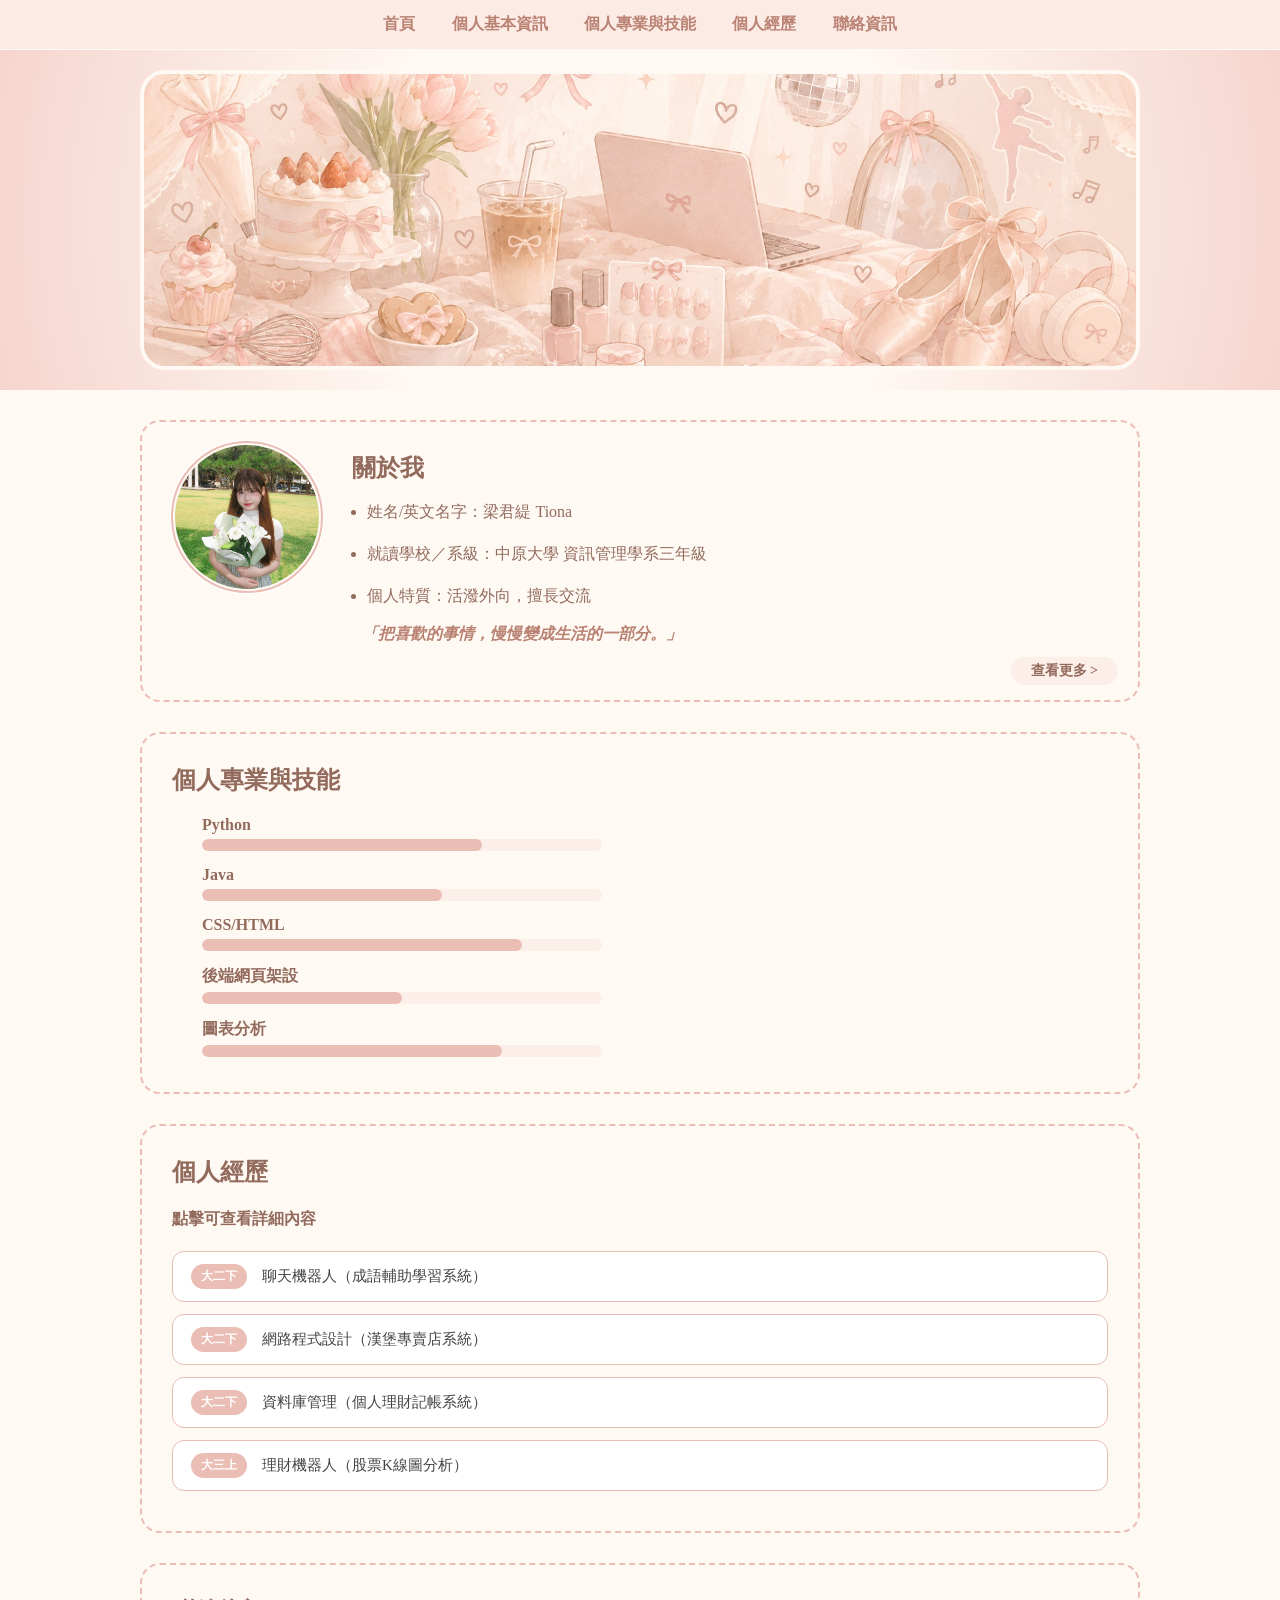
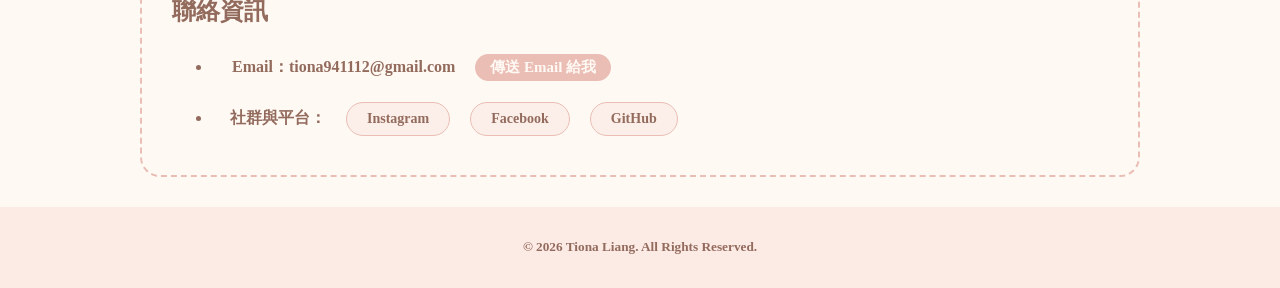
<file: index.html>
<!DOCTYPE html>
<html lang="en">
  <head>
    <meta charset="UTF-8" />
    <meta http-equiv="X-UA-Compatible" content="IE=edge" />
    <meta name="viewport" content="width=device-width, initial-scale=1.0" />
    <link rel="stylesheet" href="style.css">
    <title>個人履歷</title>
  </head>
  <body>
    <nav>
      <a href="#home">首頁</a>
      <a href="#aboutme">個人基本資訊</a>
      <a href="#skill">個人專業與技能</a>
      <a href="#experience">個人經歷</a>
      <a href="#contact">聯絡資訊</a>
    </nav>

    <header class="top" id="home">
      <div class="box1">
        <img src="image/top.jpg" alt="Banner Image"/>
      </div>
    </header>

    <section class="card" id="aboutme">
      <div class="box2">
        <img src="image/me.jpg" alt="Avatar" class="aboutme"/>
      </div>
      <div>
        <h2>關於我</h2>
        <div class="content">
          <ul>
            <li>
              姓名/英文名字：梁君緹 Tiona
            </li><br>
            <li>
              就讀學校／系級：中原大學 資訊管理學系三年級
            </li><br>
            <li>
              個人特質：活潑外向，擅長交流
            </li>
          </ul>
          <p class="slogan">「把喜歡的事情，慢慢變成生活的一部分。」</p>
        </div>
        <a href="aboutme.html" class="checkmore">查看更多 &gt;</a>
      </div>
    </section>
    
    <section class="card" id="skill">
      <h2>個人專業與技能</h2>
      <div class="skill">
        
        <div class="skill-item">
          <span class="skill-name">Python</span>
          <div class="bar">
            <div class="progress-fill" style="--w: 70%"></div>
          </div>
        </div>

        <div class="skill-item">
          <span class="skill-name">Java</span>
          <div class="bar">
            <div class="progress-fill" style="--w: 60%"></div>
          </div>
        </div>

        <div class="skill-item">
          <span class="skill-name">CSS/HTML</span>
          <div class="bar">
            <div class="progress-fill" style="--w: 80%"></div>
          </div>
        </div>

        <div class="skill-item">
          <span class="skill-name">後端網頁架設</span>
          <div class="bar">
            <div class="progress-fill" style="--w: 50%"></div>
          </div>
        </div>

        <div class="skill-item">
          <span class="skill-name">圖表分析</span>
          <div class="bar">
            <div class="progress-fill" style="--w: 75%"></div>
          </div>
        </div>

      </div>
    </section>

    <section class="card" id="experience">
      <h2>個人經歷</h2>
      <h4>點擊可查看詳細內容</h4>
      <div class="exp-preview-list">
          <a href="experience.html#experience-1" class="exp-item">
              <span class="exp-tag">大二下</span>
              <span class="exp-title">聊天機器人（成語輔助學習系統）</span>
          </a>
          <a href="experience.html#experience-2" class="exp-item">
              <span class="exp-tag">大二下</span>
              <span class="exp-title">網路程式設計（漢堡專賣店系統）</span>
          </a>
          <a href="experience.html#experience-3" class="exp-item">
              <span class="exp-tag">大二下</span>
              <span class="exp-title">資料庫管理（個人理財記帳系統）</span>
          </a>
          <a href="experience.html#experience-4" class="exp-item">
              <span class="exp-tag">大三上</span>
              <span class="exp-title">理財機器人（股票K線圖分析）</span>
          </a>
      </div>
    </section>

    <section class="card" id="contact">
      <h2>聯絡資訊</h2>
      <ul>
        <li>
          <div class="contact">
            <div class="contact-item">
              <span class="contact-label">Email：tiona941112@gmail.com</span>
              <a href="mailto:tiona941112@gmail.com?subject=履歷網站聯絡" class="contact-btn email-btn">傳送 Email 給我</a>
            </div>
          </div>
        </li>

        <li>
          <div class="contact-item">
            <p class="contact-label">&nbsp;&nbsp;社群與平台：</p>
            <div class="social-links">
              <a href="https://www.instagram.com/tit0nn" target="_blank" rel="noopener noreferrer" class="social-btn instagram">
                Instagram
              </a>
              <a href="https://www.facebook.com/liang.jun.ti" target="_blank" rel="noopener noreferrer" class="social-btn facebook">
                Facebook
              </a>
              <a href="https://github.com/tiona-05" target="_blank" rel="noopener noreferrer" class="social-btn github">
                GitHub
              </a>
            </div>
          </div>
        </li>
      </ul>
    </section>

    <footer>
      <h5>© 2026 Tiona Liang. All Rights Reserved.</h5>
    </footer>
  </body>
</html>
</file>
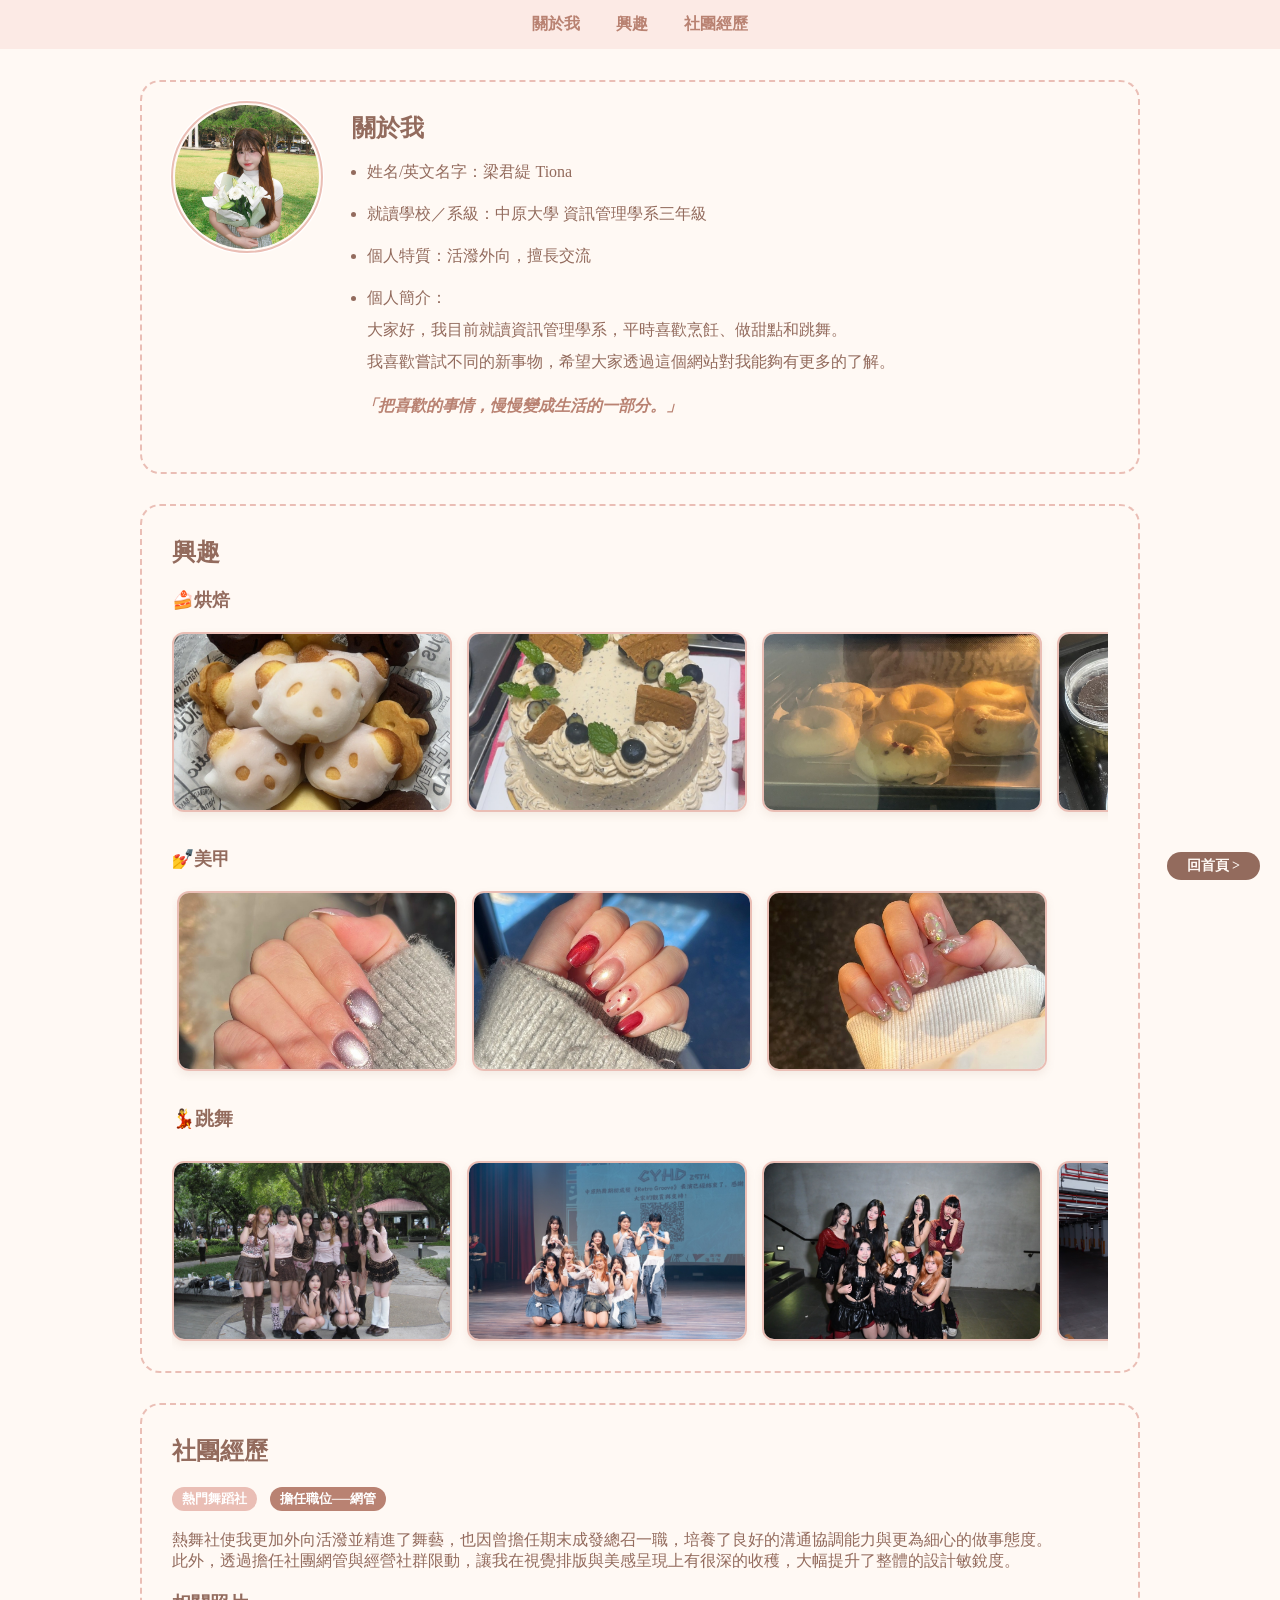
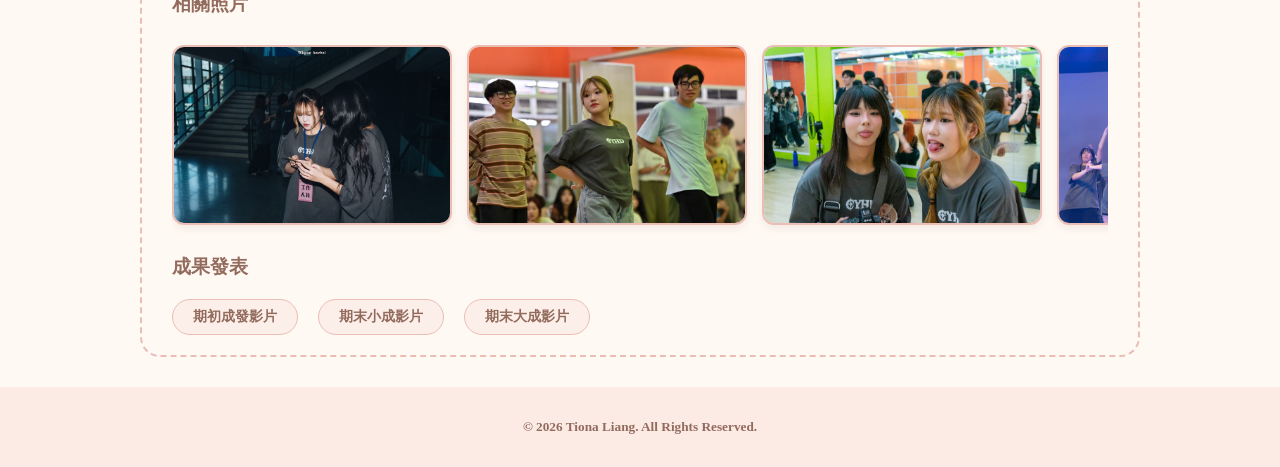
<file: aboutme.html>
<!DOCTYPE html>
<html lang="en">
<head>
    <meta charset="UTF-8">
    <meta name="viewport" content="width=device-width, initial-scale=1.0">
    <link rel="stylesheet" href="aboutstyle.css">
    <title>關於我</title>
</head>
<body>
    <nav>
      <a href="#aboutme">關於我</a>
      <a href="#interests">興趣</a>
      <a href="#club">社團經歷</a>
    </nav>
    
    <section class="card" id="aboutme">
      <div class="box2">
        <img src="image/me.jpg" alt="Avatar" class="aboutme"/>
      </div>
      <div>
        <h2 class="title1">關於我</h2>
        <div class="content">
          <ul>
            <li>
              姓名/英文名字：梁君緹 Tiona
            </li><br>
            <li>
              就讀學校／系級：中原大學 資訊管理學系三年級
            </li><br>
            <li>
              個人特質：活潑外向，擅長交流
            </li><br>
            <li>
              個人簡介：<br>
              <p>大家好，我目前就讀資訊管理學系，平時喜歡烹飪、做甜點和跳舞。</p>
              <p>我喜歡嘗試不同的新事物，希望大家透過這個網站對我能夠有更多的了解。</p>
            </li>
          </ul>
          <p class="slogan">「把喜歡的事情，慢慢變成生活的一部分。」</p>
        </div>
      </div>
    </section>

    <section class="card" id="interests">
      <h2>興趣</h2> 
      
      <div class="interest-item">
        <h3>🍰烘焙</h3>

        <div class="photo-slider">
            <a href="#dessert-img1"><img src="image/dessert-1.jpg" alt="烘焙作品 1"></a>
            <a href="#dessert-img2"><img src="image/dessert-2.jpg" alt="烘焙作品 2"></a>
            <a href="#dessert-img3"><img src="image/dessert-3.jpg" alt="烘焙作品 3"></a>
            <a href="#dessert-img4"><img src="image/dessert-4.jpg" alt="烘焙作品 4"></a>
        </div>

        <div id="dessert-img1" class="lightbox">
            <a href="#_" class="lightbox-overlay"></a>
            <div class="lightbox-content">
                <a href="#dessert-img4" class="lightbox-btn prev">&#10094;</a>
                <img src="image/dessert-1.jpg" alt="烘焙大圖 1">
                <a href="#dessert-img2" class="lightbox-btn next">&#10095;</a>
                <a href="#_" class="close-btn">&times;</a>
            </div>
        </div>

        <div id="dessert-img2" class="lightbox">
            <a href="#_" class="lightbox-overlay"></a>
            <div class="lightbox-content">
                <a href="#dessert-img1" class="lightbox-btn prev">&#10094;</a>
                <img src="image/dessert-2.jpg" alt="烘焙大圖 2">
                <a href="#dessert-img3" class="lightbox-btn next">&#10095;</a>
                <a href="#_" class="close-btn">&times;</a>
            </div>
        </div>

        <div id="dessert-img3" class="lightbox">
            <a href="#_" class="lightbox-overlay"></a>
            <div class="lightbox-content">
                <a href="#dessert-img2" class="lightbox-btn prev">&#10094;</a>
                <img src="image/dessert-3.jpg" alt="烘焙大圖 3">
                <a href="#dessert-img4" class="lightbox-btn next">&#10095;</a>
                <a href="#_" class="close-btn">&times;</a>
            </div>
        </div>

        <div id="dessert-img4" class="lightbox">
            <a href="#_" class="lightbox-overlay"></a>
            <div class="lightbox-content">
              <a href="#dessert-img3" class="lightbox-btn prev">&#10094;</a>
              <img src="image/dessert-4.jpg" alt="烘焙大圖 4">
              <a href="#dessert-img1" class="lightbox-btn next">&#10095;</a>
              <a href="#_" class="close-btn">&times;</a>
            </div>
        </div>
      </div>


      <div class="interest-item">
        <h3>💅美甲</h3>
        <div class="photo-slider">
          <a href="#nail-img1"><img src="image/nail-1.jpg" alt="美甲作品 1"></a>
          <a href="#nail-img2"><img src="image/nail-2.jpg" alt="美甲作品 2"></a>
          <a href="#nail-img3"><img src="image/nail-3.jpg" alt="美甲作品 3"></a>
        </div>

        <div id="nail-img1" class="lightbox">
          <a href="#_" class="lightbox-overlay"></a>
          <div class="lightbox-content">
            <a href="#nail-img3" class="lightbox-btn prev">&#10094;</a>
            <img src="image/nail-1.jpg" alt="美甲大圖 1">
            <a href="#nail-img2" class="lightbox-btn next">&#10095;</a>
            <a href="#_" class="close-btn">&times;</a>
          </div>
        </div>

        <div id="nail-img2" class="lightbox">
          <a href="#_" class="lightbox-overlay"></a>
          <div class="lightbox-content">
            <a href="#nail-img1" class="lightbox-btn prev">&#10094;</a>
            <img src="image/nail-2.jpg" alt="美甲大圖 2">
            <a href="#nail-img3" class="lightbox-btn next">&#10095;</a>
            <a href="#_" class="close-btn">&times;</a>
          </div>
        </div>
        
        <div id="nail-img3" class="lightbox">
          <a href="#_" class="lightbox-overlay"></a>
          <div class="lightbox-content">
            <a href="#nail-img2" class="lightbox-btn prev">&#10094;</a>
            <img src="image/nail-3.jpg" alt="美甲大圖 3">
            <a href="#nail-img1" class="lightbox-btn next">&#10095;</a>
            <a href="#_" class="close-btn">&times;</a>
          </div>
        </div>

      </div>

      <div class="interest-item"></div>
        <h3>💃跳舞</h3>

        <div class="photo-slider">
            <a href="#dance-img1"><img src="image/dance-1.jpg" alt="跳舞作品 1"></a>
            <a href="#dance-img2"><img src="image/dance-2.jpg" alt="跳舞作品 2"></a>
            <a href="#dance-img3"><img src="image/dance-3.jpg" alt="跳舞作品 3"></a>
            <a href="#dance-img4"><img src="image/dance-4.jpg" alt="跳舞作品 4"></a>
        </div>

        <div id="dance-img1" class="lightbox">
            <a href="#_" class="lightbox-overlay"></a>
            <div class="lightbox-content">
                <a href="#dance-img4" class="lightbox-btn prev">&#10094;</a>
                <img src="image/dance-1.jpg" alt="跳舞大圖 1">
                <a href="#dance-img2" class="lightbox-btn next">&#10095;</a>
                <a href="#_" class="close-btn">&times;</a>
            </div>
        </div>

        <div id="dance-img2" class="lightbox">
            <a href="#_" class="lightbox-overlay"></a>
            <div class="lightbox-content">
                <a href="#dance-img1" class="lightbox-btn prev">&#10094;</a>
                <img src="image/dance-2.jpg" alt="跳舞大圖 2">
                <a href="#dance-img3" class="lightbox-btn next">&#10095;</a>
                <a href="#_" class="close-btn">&times;</a>
            </div>
        </div>

        <div id="dance-img3" class="lightbox">
            <a href="#_" class="lightbox-overlay"></a>
            <div class="lightbox-content">
                <a href="#dance-img2" class="lightbox-btn prev">&#10094;</a>
                <img src="image/dance-3.jpg" alt="跳舞大圖 3">
                <a href="#dance-img4" class="lightbox-btn next">&#10095;</a>
                <a href="#_" class="close-btn">&times;</a>
            </div>
        </div>

        <div id="dance-img4" class="lightbox">
            <a href="#_" class="lightbox-overlay"></a>
            <div class="lightbox-content">
              <a href="#dance-img3" class="lightbox-btn prev">&#10094;</a>
              <img src="image/dance-4.jpg" alt="跳舞大圖 4">
              <a href="#dance-img1" class="lightbox-btn next">&#10095;</a>
              <a href="#_" class="close-btn">&times;</a>
            </div>
        </div>
      </div>
    </section>

    <section class="card" id="club">
        <h2>社團經歷</h2>
        <h3 class="card-title">
          <span class="exp-tag">熱門舞蹈社</span>
          <span class="exp-tag" style="background-color: #b98272;">擔任職位──網管</span>
        </h3>
        熱舞社使我更加外向活潑並精進了舞藝，也因曾擔任期末成發總召一職，培養了良好的溝通協調能力與更為細心的做事態度。<br>
        此外，透過擔任社團網管與經營社群限動，讓我在視覺排版與美感呈現上有很深的收穫，大幅提升了整體的設計敏銳度。<br>
        <div class="club-section">
            <h3>相關照片</h3>
            <div class="photo-slider">
              <a href="#club-img1"><img src="image/club-1.jpg" alt="社團照片 1"></a>
              <a href="#club-img2"><img src="image/club-2.jpg" alt="社團照片 2"></a>
              <a href="#club-img3"><img src="image/club-3.jpg" alt="社團照片 3"></a>
              <a href="#club-img4"><img src="image/club-4.jpg" alt="社團照片 4"></a>
              <a href="#club-img5"><img src="image/club-5.jpg" alt="社團照片 1"></a>
            </div>
  
            <div id="club-img1" class="lightbox">
                <a href="#_" class="lightbox-overlay"></a>
                <div class="lightbox-content">
                    <a href="#club-img5" class="lightbox-btn prev">&#10094;</a>
                    <img src="image/club-1.jpg" alt="社團大圖 1">
                    <a href="#club-img2" class="lightbox-btn next">&#10095;</a>
                    <a href="#_" class="close-btn">&times;</a>
                </div>
            </div>
  
            <div id="club-img2" class="lightbox">
                <a href="#_" class="lightbox-overlay"></a>
                <div class="lightbox-content">
                    <a href="#club-img1" class="lightbox-btn prev">&#10094;</a>
                    <img src="image/club-2.jpg" alt="社團大圖 2">
                    <a href="#club-img3" class="lightbox-btn next">&#10095;</a>
                    <a href="#_" class="close-btn">&times;</a>
                </div>
            </div>
    
            <div id="club-img3" class="lightbox">
                <a href="#_" class="lightbox-overlay"></a>
                <div class="lightbox-content">
                    <a href="#club-img2" class="lightbox-btn prev">&#10094;</a>
                    <img src="image/club-3.jpg" alt="社團大圖 3">
                    <a href="#club-img4" class="lightbox-btn next">&#10095;</a>
                    <a href="#_" class="close-btn">&times;</a>
                </div>
            </div>
    
            <div id="club-img4" class="lightbox">
                <a href="#_" class="lightbox-overlay"></a>
                <div class="lightbox-content">
                  <a href="#club-img3" class="lightbox-btn prev">&#10094;</a>
                  <img src="image/club-4.jpg" alt="社團大圖 4">
                  <a href="#club-img5" class="lightbox-btn next">&#10095;</a>
                  <a href="#_" class="close-btn">&times;</a>
                </div>
            </div>

            <div id="club-img5" class="lightbox">
              <a href="#_" class="lightbox-overlay"></a>
              <div class="lightbox-content">
                <a href="#club-img4" class="lightbox-btn prev">&#10094;</a>
                <img src="image/club-5.jpg" alt="社團大圖 5">
                <a href="#club-img1" class="lightbox-btn next">&#10095;</a>
                <a href="#_" class="close-btn">&times;</a>
              </div>
          </div>
        </div>

        <div class="club-section">
            <h3>成果發表</h3>
            <div class="vedio-links">
                <a href="https://youtu.be/8aX2uzhCY18?si=gwH-8eeHPOYQGFf6" target="_blank" rel="noopener noreferrer" class="vedio-btn dance1">
                    期初成發影片
                </a>
                <a href="https://youtu.be/4rt9zjXAjbM?si=AZVKCJGtlUxlEhXR" target="_blank" rel="noopener noreferrer" class="vedio-btn dance2">
                    期末小成影片
                </a>
                <a href="https://youtu.be/s9AAKe_ON04?si=qc_WkLz3zBDmgi1N" target="_blank" rel="noopener noreferrer" class="vedio-btn dance3">
                    期末大成影片
                </a>
            </div>
          </div>
    </section>
      
    <a href="index.html" class="back">回首頁 &gt;</a>
    
    <footer>
      <h5>© 2026 Tiona Liang. All Rights Reserved.</h5>
    </footer>
</body>
</html>
</file>
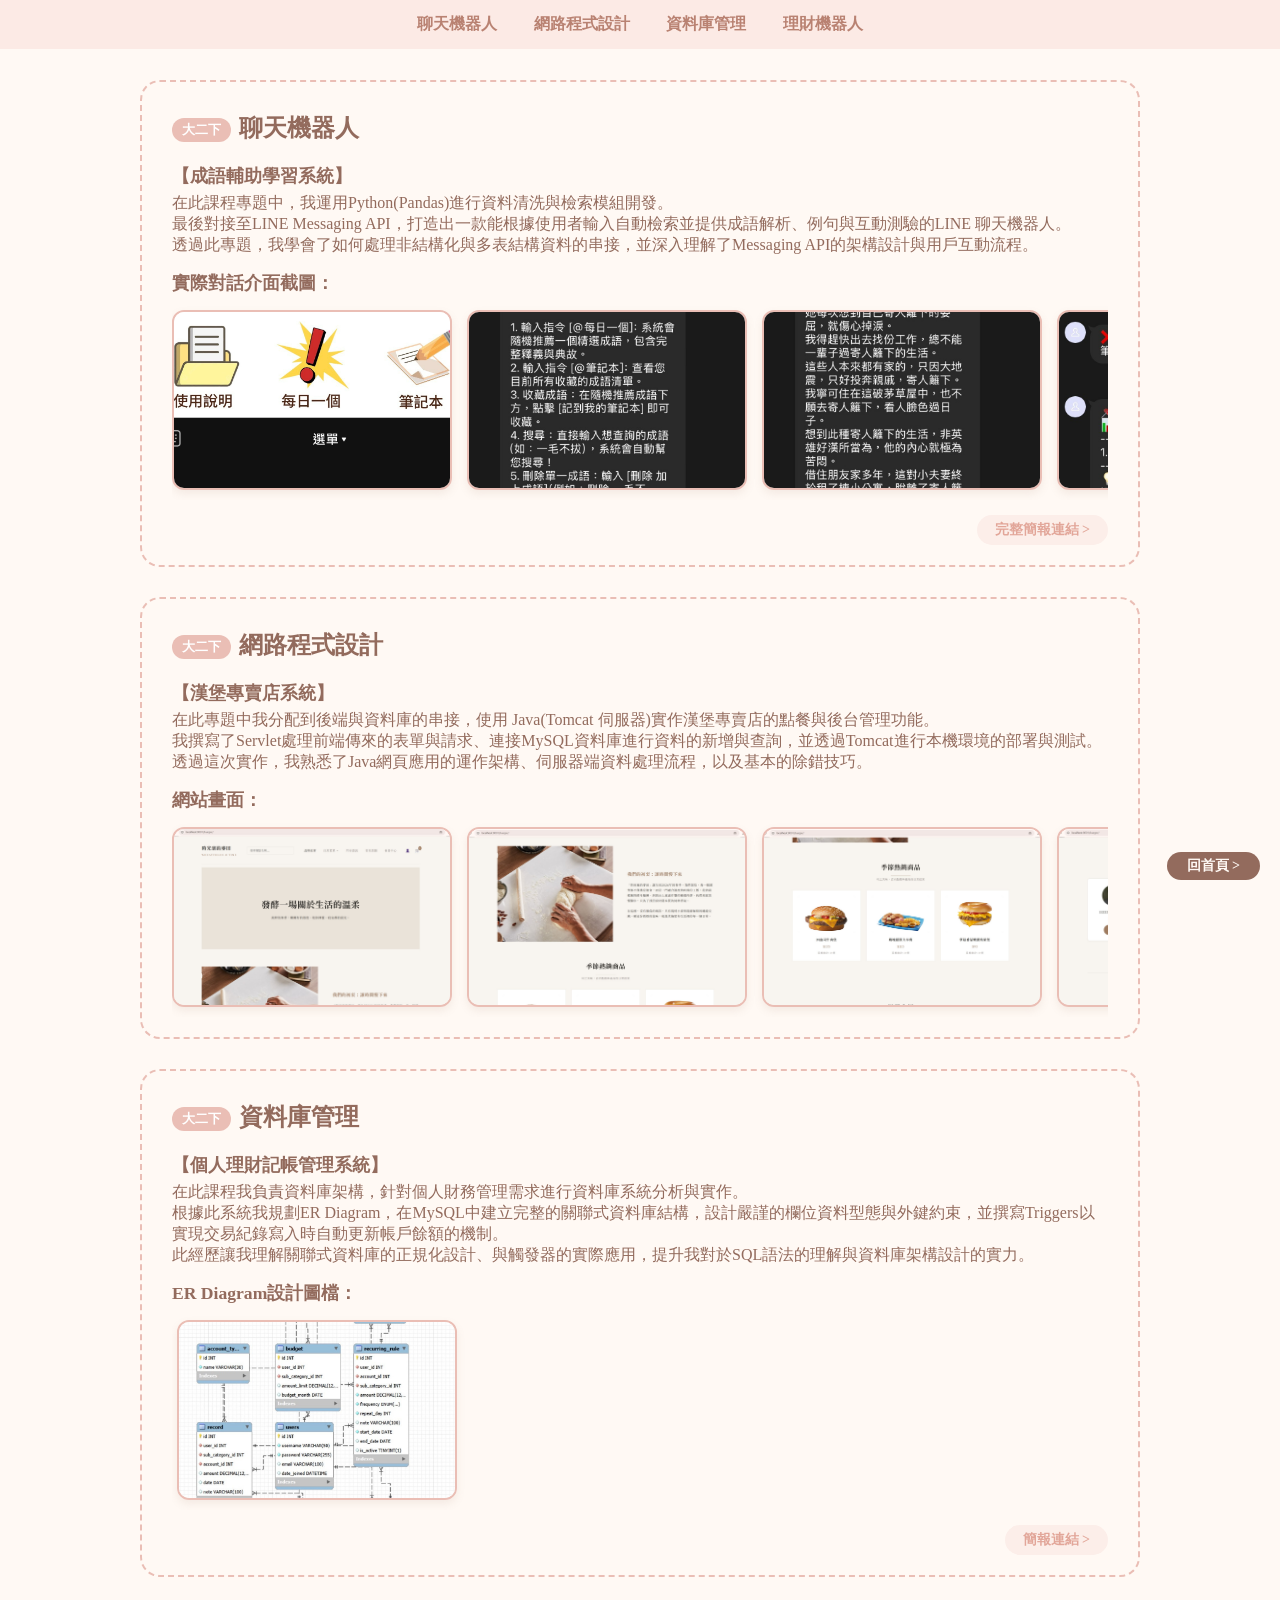
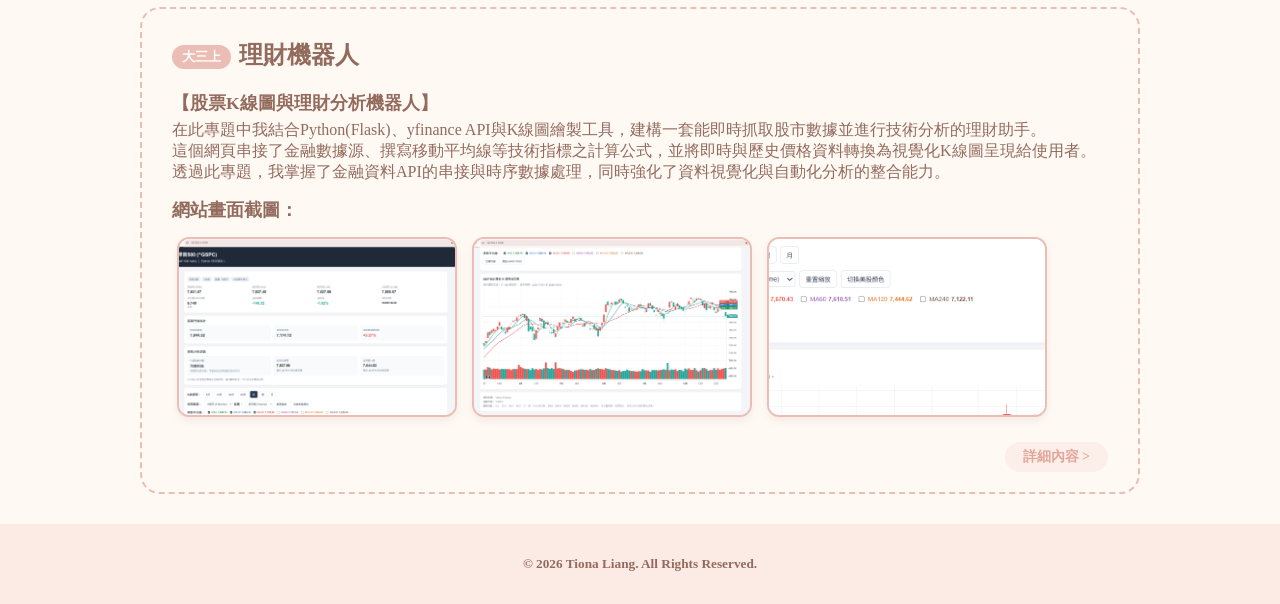
<file: experience.html>
<!DOCTYPE html>
<html lang="en">
<head>
    <meta charset="UTF-8">
    <meta name="viewport" content="width=device-width, initial-scale=1.0">
    <link rel="stylesheet" href="expstyle.css">
    <title>個人經歷</title>
</head>
<body>
    <nav>
        <a href="#experience-1">聊天機器人</a>
        <a href="#experience-2">網路程式設計</a>
        <a href="#experience-3">資料庫管理</a>
        <a href="#experience-4">理財機器人</a>
    </nav>
    <section class="card" id="experience-1">
        <h2><span class="tag">大二下</span>聊天機器人</h2>
        <h3>【成語輔助學習系統】</h3>
        
        在此課程專題中，我運用Python(Pandas)進行資料清洗與檢索模組開發。<br>
        最後對接至LINE Messaging API，打造出一款能根據使用者輸入自動檢索並提供成語解析、例句與互動測驗的LINE 聊天機器人。<br>
        透過此專題，我學會了如何處理非結構化與多表結構資料的串接，並深入理解了Messaging API的架構設計與用戶互動流程。<br>
        
        <h3>實際對話介面截圖：</h3>
        <div class="photo-slider">
            <a href="#bot-img1"><img src="image/robot-1.jpg" alt="聊天機器人縮圖 1"></a>
            <a href="#bot-img2"><img src="image/robot-2.jpg" alt="聊天機器人縮圖 2"></a>
            <a href="#bot-img3"><img src="image/robot-3.jpg" alt="聊天機器人縮圖 3"></a>
            <a href="#bot-img4"><img src="image/robot-4.jpg" alt="聊天機器人縮圖 4"></a>
        </div>

        <div id="bot-img1" class="lightbox">
            <a href="#!" class="lightbox-overlay"></a>
            <div class="lightbox-content">
                <a href="#bot-img4" class="lightbox-btn prev">&#10094;</a>
                <img src="image/robot-1.jpg" alt="大圖 1">
                <a href="#bot-img2" class="lightbox-btn next">&#10095;</a>
                <a href="#!" class="close-btn">&times;</a>
            </div>
        </div>

        <div id="bot-img2" class="lightbox">
            <a href="#!" class="lightbox-overlay"></a>
            <div class="lightbox-content">
                <a href="#bot-img1" class="lightbox-btn prev">&#10094;</a>
                <img src="image/robot-2.jpg" alt="大圖 2">
                <a href="#bot-img3" class="lightbox-btn next">&#10095;</a>
                <a href="#!" class="close-btn">&times;</a>
            </div>
        </div>

        <div id="bot-img3" class="lightbox">
            <a href="#!" class="lightbox-overlay"></a>
            <div class="lightbox-content">
                <a href="#bot-img2" class="lightbox-btn prev">&#10094;</a>
                <img src="image/robot-3.jpg" alt="大圖 3">
                <a href="#bot-img4" class="lightbox-btn next">&#10095;</a>
                <a href="#!" class="close-btn">&times;</a>
            </div>
        </div>

        <div id="bot-img4" class="lightbox">
            <a href="#!" class="lightbox-overlay"></a>
            <div class="lightbox-content">
                <a href="#bot-img3" class="lightbox-btn prev">&#10094;</a>
                <img src="image/robot-4.jpg" alt="大圖 4">
                <a href="#bot-img1" class="lightbox-btn next">&#10095;</a>
                <a href="#!" class="close-btn">&times;</a>
            </div>
        </div>

        <div class="information">
            <a href="https://canva.link/wch8m88p7pdiiwy" target="_blank">完整簡報連結 &gt;</a>
        </div>
    </section>


    <section class="card" id="experience-2">
        <h2><span class="tag">大二下</span>網路程式設計</h2>
        <h3>【漢堡專賣店系統】</h3>
        
        在此專題中我分配到後端與資料庫的串接，使用 Java(Tomcat 伺服器)實作漢堡專賣店的點餐與後台管理功能。<br>
        我撰寫了Servlet處理前端傳來的表單與請求、連接MySQL資料庫進行資料的新增與查詢，並透過Tomcat進行本機環境的部署與測試。<br>
        透過這次實作，我熟悉了Java網頁應用的運作架構、伺服器端資料處理流程，以及基本的除錯技巧。<br>

        <h3>網站畫面：</h3>
        <div class="photo-slider">
            <a href="#burger-img1"><img src="image/burger-1.jpg" alt="漢堡店縮圖 1"></a>
            <a href="#burger-img2"><img src="image/burger-2.jpg" alt="漢堡店縮圖 2"></a>
            <a href="#burger-img3"><img src="image/burger-3.jpg" alt="漢堡店縮圖 3"></a>
            <a href="#burger-img4"><img src="image/burger-4.jpg" alt="漢堡店縮圖 4"></a>
        </div>

        <div id="burger-img1" class="lightbox">
            <a href="#!" class="lightbox-overlay"></a>
            <div class="lightbox-content">
                <a href="#burger-img4" class="lightbox-btn prev">&#10094;</a>
                <img src="image/burger-1.jpg" alt="大圖 1">
                <a href="#burger-img2" class="lightbox-btn next">&#10095;</a>
                <a href="#!" class="close-btn">&times;</a>
            </div>
        </div>

        <div id="burger-img2" class="lightbox">
            <a href="#!" class="lightbox-overlay"></a>
            <div class="lightbox-content">
                <a href="#burger-img1" class="lightbox-btn prev">&#10094;</a>
                <img src="image/burger-2.jpg" alt="大圖 2">
                <a href="#burger-img3" class="lightbox-btn next">&#10095;</a>
                <a href="#!" class="close-btn">&times;</a>
            </div>
        </div>

        <div id="burger-img3" class="lightbox">
            <a href="#!" class="lightbox-overlay"></a>
            <div class="lightbox-content">
                <a href="#burger-img2" class="lightbox-btn prev">&#10094;</a>
                <img src="image/burger-3.jpg" alt="大圖 3">
                <a href="#burger-img4" class="lightbox-btn next">&#10095;</a>
                <a href="#!" class="close-btn">&times;</a>
            </div>
        </div>

        <div id="burger-img4" class="lightbox">
            <a href="#!" class="lightbox-overlay"></a>
            <div class="lightbox-content">
                <a href="#burger-img3" class="lightbox-btn prev">&#10094;</a>
                <img src="image/burger-4.jpg" alt="大圖 4">
                <a href="#burger-img1" class="lightbox-btn next">&#10095;</a>
                <a href="#!" class="close-btn">&times;</a>
            </div>
        </div>
    </section>


    <section class="card" id="experience-3">
        <h2><span class="tag">大二下</span>資料庫管理</h2>
        <h3>【個人理財記帳管理系統】</h3>
        
        在此課程我負責資料庫架構，針對個人財務管理需求進行資料庫系統分析與實作。<br>
        根據此系統我規劃ER Diagram，在MySQL中建立完整的關聯式資料庫結構，設計嚴謹的欄位資料型態與外鍵約束，並撰寫Triggers以實現交易紀錄寫入時自動更新帳戶餘額的機制。<br>
        此經歷讓我理解關聯式資料庫的正規化設計、與觸發器的實際應用，提升我對於SQL語法的理解與資料庫架構設計的實力。<br>
        
        <h3>ER Diagram設計圖檔：</h3>
        <div class="photo-slider">
            <a href="#sql-img1"><img src="image/sql.jpg" alt="資料庫縮圖 1"></a>
        </div>

        <div id="sql-img1" class="lightbox">
            <a href="#!" class="lightbox-overlay"></a>
            <div class="lightbox-content">
                <a href="#sql-img1" class="lightbox-btn prev">&#10094;</a>
                <img src="image/sql.jpg" alt="大圖 1">
                <a href="#sql-img1" class="lightbox-btn next">&#10095;</a>
                <a href="#!" class="close-btn">&times;</a>
            </div>
        </div>

        <div class="information">
            <a href="https://canva.link/dfx0ku2psu8x4jz" target="_blank">簡報連結 &gt;</a>
        </div>
    </section>


    <section class="card" id="experience-4">
        <h2><span class="tag">大三上</span>理財機器人</h2>
        <h3>【股票K線圖與理財分析機器人】</h3>
        
        在此專題中我結合Python(Flask)、yfinance API與K線圖繪製工具，建構一套能即時抓取股市數據並進行技術分析的理財助手。<br>
        這個網頁串接了金融數據源、撰寫移動平均線等技術指標之計算公式，並將即時與歷史價格資料轉換為視覺化K線圖呈現給使用者。<br>
        透過此專題，我掌握了金融資料API的串接與時序數據處理，同時強化了資料視覺化與自動化分析的整合能力。<br>

        <h3>網站畫面截圖：</h3>
        <div class="photo-slider">
            <a href="#kline-img1"><img src="image/kline-1.png" alt="理財機器人縮圖 1"></a>
            <a href="#kline-img2"><img src="image/kline-2.png" alt="理財機器人縮圖 2"></a>
            <a href="#kline-img3"><img src="image/kline-3.png" alt="理財機器人縮圖 3"></a>
        </div>

        <div id="kline-img1" class="lightbox">
            <a href="#!" class="lightbox-overlay"></a>
            <div class="lightbox-content">
                <a href="#kline-img3" class="lightbox-btn prev">&#10094;</a>
                <img src="image/kline-1.png" alt="大圖 1">
                <a href="#kline-img2" class="lightbox-btn next">&#10095;</a>
                <a href="#!" class="close-btn">&times;</a>
            </div>
        </div>

        <div id="kline-img2" class="lightbox">
            <a href="#!" class="lightbox-overlay"></a>
            <div class="lightbox-content">
                <a href="#kline-img1" class="lightbox-btn prev">&#10094;</a>
                <img src="image/kline-2.png" alt="大圖 2">
                <a href="#kline-img3" class="lightbox-btn next">&#10095;</a>
                <a href="#!" class="close-btn">&times;</a>
            </div>
        </div>

        <div id="kline-img3" class="lightbox">
            <a href="#!" class="lightbox-overlay"></a>
            <div class="lightbox-content">
                <a href="#kline-img2" class="lightbox-btn prev">&#10094;</a>
                <img src="image/kline-3.png" alt="大圖 3">
                <a href="#kline-img1" class="lightbox-btn next">&#10095;</a>
                <a href="#!" class="close-btn">&times;</a>
            </div>
        </div>

        <div class="information">
            <a href="robot.pdf" target="_blank">詳細內容 &gt;</a>
        </div>
    </section>

    <a href="index.html" class="back">回首頁 &gt;</a>

    <footer>
        <h5>© 2026 Tiona Liang. All Rights Reserved.</h5>
    </footer>
</body>
</html>
</file>
<file: style.css>
*{
    box-sizing: border-box;
    max-width: auto;
}

html{
    scroll-behavior: smooth; /* 啟用平滑捲動 */
}

body{
    padding-top: 50px;
    background-color: #fff9f4;
    margin: 0px;
}

header{
    background: radial-gradient(circle, #fff9f4 40%, #f6d5ce 100%);
    
    color: #b98272;
    text-align: center;
    margin: 0px;
    padding: 30px 20px;
}

nav{
    position: fixed;
    top: 0px;
    width: 100%;
    z-index: 2;

    background-color: #fceae5;
    text-align: center;
    font-family: Arial;
}

/* [特效] 導覽列連結的平滑過渡準備 — 使用 transition + all 讓文字顏色與狀態改變時能柔和漸變 */
nav a {
    text-decoration: none;
    font-weight: bold;
    color: #b98272;
    display: inline-block;
    padding: 14px 16px;
    border-radius: 30px;
    position: relative;
    z-index: 1;
    transition: all 0.3s ease;
}

/* [特效] 滑鼠移到導覽列連結時文字變色與產生背景圓角塊 — 使用 pseudo-element (::before) 與 absolute 定位 */
nav a:hover {
    color: #fff9f4;
}

nav a:hover::before {
    content: '';
    position: absolute;
    top: 7px;    
    bottom: 7px;
    left: 4px;
    right: 4px;
    background-color: #eabeb5;
    border-radius: 20px; 
    z-index: -1; 
}

.top{
    display: flex;
    justify-content: center;
    padding: 20px 0;
}

.box1{
    width: 90%;
    max-width: 1000px;
    height: 300px;
    background-color: #ffffff;
    border-radius: 25px; 
    overflow: hidden;
    border: 4px solid #fff9f4;
}

.box1 img{
    width: 100%;
    height: 100%;
    object-fit: cover;
}

.box2{
    display: flex;
    align-items: center;
    gap: 20px;
}

.aboutme{
    width: 150px;
    height: 150px;
    border-radius: 50%;
    outline: 2px auto #eabeb5;
    padding: 3px;
    object-fit: cover;
}

h2{
    margin-top: 10px;
    color: #936B5D;
}

.content{
    margin-bottom: 0;
    color: #936B5D;
}

.content ul {
    padding-left: 15px;
    margin: 10px 0;
}

.content li {
    margin-bottom: 8px;
    line-height: 1;
}

.slogan{
    font-style: italic;
    font-weight: bold;
    color: #b98272;
    padding-top: 10px;
    padding-bottom: 25px;
    margin: 10px;
}

/* [特效] 卡片右下角查看更多按鈕的平滑過渡準備 — 使用 transition + all 讓狀態改變時能柔和漸變 */
.checkmore{
    display: inline-block;
    background-color: #fceee9;
    color: #e2a699;
    padding: 5px 20px;
    border-radius: 20px;
    text-decoration: none;
    font-size: 14px;
    font-weight: 600;
    transition: all 0.3s ease;

    position: absolute;
    bottom: 15px;
    right: 20px;
}

/* [特效] 滑鼠移到查看更多按鈕時顏色漸變 — 使用 transition 讓背景與文字顏色平滑轉換 */
.checkmore:hover {
    background-color: #eabeb5;
    color: #fff9f4;
}

section{
    scroll-margin-top: 70px;
    color: #936B5D;
}

.card{
    width: 90%;
    max-width: 1000px;
    background-color: #fff9f4;
    border: 2px dashed #eabeb5;
    background-size: cover;
    padding: 20px 30px;
    margin:30px auto;
    border-radius: 20px;
    position: relative;
}

.card:nth-of-type(1) {
    display: flex;
    align-items: flex-start;
    gap: 30px;
}

.skill{
    margin: 15px;
}

.skill-item{
    margin: 15px;
}

.skill-name{
    display: inline-block;
    margin-bottom: 5px;
    font-weight: 600;
    color: #936B5D;
}

.bar{
    width: 100%;
    max-width: 400px;
    height: 12px;
    background-color: #fceee9;
    border-radius: 6px;
    overflow: hidden;
}

/* [特效] 技能進度條的長度增長動畫 — 使用 @keyframes 讓進度條從 0% 展開至目標寬度 (--w) */
.progress-fill{
    width: var(--w);
    height: 100%;
    background-color: #eabeb5;
    border-radius: 6px;
    animation:growProgress 1s ease-in-out;
}

/* 定義動畫：從 0% 長到原本設定的變數寬度 (--w) */
@keyframes growProgress {
    0% {
        width: 0%;
    }
    100% {
        width: var(--w);
    }
}

.exp-preview-list {
    display: flex;
    flex-direction: column;
    gap: 12px;
    margin: 20px 0;
}

.exp-item {
    display: flex;
    align-items: center;
    gap: 15px;
    background-color: #ffffff;
    border: 1.5px solid #eabeb5;
    padding: 12px 18px;
    border-radius: 12px;
    text-decoration: none;
    color: #444;
    transition: all 0.3s ease;
}

/* [特效] 個別經歷小卡的平滑過渡準備 — 使用 transition 讓狀態改變時能柔和漸變 */
.exp-item:hover {
    transform: translateX(5px); 
    background-color: #fff5ee;
    box-shadow: 0 4px 10px rgba(147, 107, 93, 0.1);
}

.exp-tag {
    background-color: #eabeb5;
    color: white;
    font-size: 12px;
    padding: 4px 10px;
    border-radius: 20px;
    font-weight: bold;
    flex-shrink: 0;
}

.exp-title {
    font-size: 15px;
    font-weight: 500;
}

.more-container {
    padding: 10px;
    text-align: right;
    margin-top: 15px;
}

/* [特效] 查看更多按鈕的平滑過渡準備 — 使用 transition 讓顏色變化更柔和 */
.checkmore {
    color: #936B5D;
    text-decoration: none;
    font-weight: bold;
    transition: color 0.3s;
}

/* [特效] 滑鼠移到查看更多按鈕時背景色與文字對調 */
.checkmore:hover {
    background-color: #936B5D;
    color: #fceee9;
}

.contact{
    display: flex;
    flex-direction: column;
    gap: 15px;
    margin: 10px;
}

.contact-item {
    display: flex;
    align-items: center;
    flex-wrap: wrap;
    gap: 10px;
}

.contact-label {
    font-weight: 600;
    color: #936B5D;
    margin: 10px;
}

/* [特效] 聯絡按鈕的平滑過渡準備 — 使用 transition + all 讓狀態改變時能柔和漸變 */
.contact-btn {
    display: inline-block;
    width: fit-content;
    background-color: #eabeb5;
    color: #fff9f4;
    padding: 4px 15px;
    border-radius: 20px;
    text-decoration: none;
    font-size: 15px;
    font-weight: 600;
    
    transition: all 0.3s ease;
}

/* [特效] 滑鼠移到聯絡按鈕時背景變深並往上浮動 — 使用 transform: translateY 創造懸浮立體感 */
.contact-btn:hover {
    background-color: #b98272;
    color: #fff9f4;
    transform: translateY(-2px);
}

/* 社群按鈕容器（橫向排列） */
.social-links {
    display: flex;
    flex-wrap: wrap;    /* 手機版自動換行 */
    gap: 20px;
}

/* [特效] 社群按鈕的平滑過渡準備 — 使用 transition + all 讓所有屬性能柔和漸變 */
.social-btn {
    display: inline-block;
    padding: 8px 20px;
    background-color: #fceee9;
    color: #936B5D;
    border: 1.5px solid #eabeb5;
    border-radius: 20px;
    text-decoration: none;
    font-size: 14px;
    font-weight: 600;
    
    transition: all 0.3s ease;
}

/* [特效] 滑鼠移到社群按鈕時背景變色並放大 — 使用 transform: scale(1.1) 創造彈性凸顯感 */
.social-btn:hover {
    background-color: #eabeb5;
    color: #ffffff;
    transform: scale(1.1);
}

footer{
    background-color: #fceae5;
    text-align: center;
    padding: 10px;
    color: #936B5D;
}
</file>
<file: aboutstyle.css>
*{
    box-sizing: border-box;
    max-width: auto;
}

body{
    background-color: #fff9f4;
    margin: 0px;
}

nav{
    position: fixed;
    top: 0px;
    width: 100%;
    z-index: 2;

    background-color: #fceae5;
    text-align: center;
    font-family: Arial;
}

/* [特效] 導覽列連結的平滑過渡準備 — 使用 transition + all 讓文字顏色與狀態改變時能柔和漸變 */
nav a {
    text-decoration: none;
    font-weight: bold;
    color: #b98272;
    display: inline-block;
    padding: 14px 16px;
    border-radius: 30px;
    position: relative;
    z-index: 1;
    transition: all 0.3s ease;
}

/* [特效] 滑鼠移到導覽列連結時文字變色與產生背景圓角塊 — 使用 pseudo-element (::before) 與 absolute 定位 */
nav a:hover {
    color: #fff9f4;
}

nav a:hover::before {
    content: '';
    position: absolute;
    top: 7px;    
    bottom: 7px;
    left: 4px;
    right: 4px;
    background-color: #eabeb5;
    border-radius: 20px; 
    z-index: -1; 
}

.box2{
    display: flex;
    align-items: center;
    gap: 20px;
}

.aboutme{
    width: 150px;
    height: 150px;
    border-radius: 50%;
    outline: 2px auto #eabeb5;
    padding: 3px;
    object-fit: cover;
}

h2{
    margin-top: 10px;
    color: #936B5D;
}

.content{
    margin-bottom: 0;
    color: #936B5D;
}

.content ul {
    padding-left: 15px;
    margin: 10px 0;
}

.content li {
    margin-bottom: 8px;
    line-height: 1;
}

.slogan{
    font-style: italic;
    font-weight: bold;
    color: #b98272;
    padding-top: 10px;
    padding-bottom: 25px;
    margin: 10px;
}

/* [特效] 右下角返回按鈕的平滑過渡與互動 — 使用 transition + all 讓懸停時顏色與背景柔和漸變 */
.back{
    display: inline-block;
    background-color: #936B5D;
    color: #fff9f4;
    padding: 5px 20px;
    border-radius: 20px;
    text-decoration: none;
    font-size: 14px;
    font-weight: 600;
    transition: all 0.3s ease;

    position: fixed;
    bottom: 20px;
    right: 20px;
    z-index: 1;
}

.back:hover {
    background-color: #eabeb5;
    color: #fff9f4;
}

section{
    scroll-margin-top: 80px;
    color: #936B5D;
}

section:first-of-type {
    margin-top: 80px;
}

.card{
    width: 90%;
    max-width: 1000px;
    background-color: #fff9f4;
    border: 2px dashed #eabeb5;
    background-size: cover;
    padding: 20px 30px;
    margin:30px auto;
    border-radius: 20px;
}

.card:nth-of-type(1) {
    display: flex;
    align-items: flex-start;
    gap: 30px;
}

.exp-tag {
    background-color: #eabeb5;
    color: #ffffff;
    font-size: 13px;
    padding: 3px 10px;
    border-radius: 12px;
    margin-right: 8px;
    display: inline-block;
    vertical-align: middle;
}

.interest-item {
    margin-bottom: 25px;
}

.interest-item h3 {
    color: #936B5D;
    font-size: 1.1em;
    margin-bottom: 10px;
}

.photo-slider {
    display: flex;
    gap: 15px;
    overflow-x: auto;
    padding: 10px 5px;
    scroll-snap-type: x mandatory; 
}

.photo-slider a {
    flex-shrink: 0;
    scroll-snap-align: start;
}

/* [特效] 相片滑動區塊圖片的平滑過渡與懸停準備 — 使用 transition + transform 和 box-shadow */
.photo-slider img {
    width: 280px;         
    height: 180px;        
    object-fit: cover;    
    border-radius: 12px;  
    border: 2px solid #eabeb5; 
    box-shadow: 0 4px 8px rgba(147, 107, 93, 0.1);
    transition: transform 0.3s ease, box-shadow 0.3s ease;
    display: block;
}

/* [特效] 滑鼠移到相片時微幅放大並加深陰影 — 使用 transform: scale 與 box-shadow 創造立體浮起感 */
.photo-slider img:hover {
    transform: scale(1.02);
    box-shadow: 0 6px 12px rgba(147, 107, 93, 0.2); 
}


/* --- 燈箱 (Lightbox) 相關樣式 --- */
.lightbox {
    display: none;
    position: fixed;
    top: 0;
    left: 0;
    width: 100vw;
    height: 100vh;
    z-index: 999;
}

.lightbox:target {
    display: flex;
    justify-content: center;
    align-items: center;
}

.lightbox-overlay {
    position: absolute;
    top: 0;
    left: 0;
    width: 100%;
    height: 100%;
    background-color: rgba(0, 0, 0, 0.8);
    cursor: default;
}

.lightbox-content {
    position: relative;
    display: flex;
    align-items: center;
    justify-content: center;
    z-index: 1000;
    max-width: 90%;
    max-height: 90%;
}

.lightbox-content img {
    max-width: 80vw;
    max-height: 80vh;
    border-radius: 10px;
    box-shadow: 0 5px 25px rgba(0,0,0,0.6);
    object-fit: contain;
}

.lightbox-btn {
    background-color: rgba(255, 255, 255, 0.2);
    color: white;
    text-decoration: none;
    font-size: 28px;
    padding: 12px 18px;
    border-radius: 50%;
    margin: 0 15px;
    transition: background-color 0.3s;
    user-select: none;
}

.lightbox-btn:hover {
    background-color: rgba(255, 255, 255, 0.7);
    color: #333;
}

.close-btn {
    position: absolute;
    top: -20px;
    right: -20px;
    background-color: #ffffff;
    color: #333;
    text-decoration: none;
    font-size: 22px;
    font-weight: bold;
    width: 36px;
    height: 36px;
    border-radius: 50%;
    display: flex;
    justify-content: center;
    align-items: center;
    box-shadow: 0 2px 8px rgba(0,0,0,0.3);
}

.close-btn:hover {
    background-color: #eabeb5;
    color: #fff;
}

/* 社群按鈕容器（橫向排列） */
.vedio-links {
    display: flex;
    flex-wrap: wrap;    /* 手機版自動換行 */
    gap: 20px;
}

/* [特效] 影片按鈕的平滑過渡準備 — 使用 transition + all 讓所有屬性能柔和漸變 */
.vedio-btn {
    display: inline-block;
    padding: 8px 20px;
    background-color: #fceee9;
    color: #936B5D;
    border: 1.5px solid #eabeb5;
    border-radius: 20px;
    text-decoration: none;
    font-size: 14px;
    font-weight: 600;
    
    transition: all 0.3s ease;
}

/* [特效] 滑鼠移到影片按鈕時背景變色並放大 — 使用 transform: scale(1.1) 創造彈性凸顯感 */
.vedio-btn:hover {
    background-color: #eabeb5;
    color: #ffffff;
    transform: scale(1.1);
}

footer{
    background-color: #fceae5;
    text-align: center;
    padding: 10px;
    color: #936B5D;
}
</file>
<file: expstyle.css>
*{
    box-sizing: border-box;
    max-width: auto;
}

body{
    background-color: #fff9f4;
    margin: 0px;
}

nav{
    position: fixed;
    top: 0px;
    width: 100%;
    z-index: 2;

    background-color: #fceae5;
    text-align: center;
    font-family: Arial;
}

/* [特效] 導覽列連結的平滑過渡準備 — 使用 transition + all 讓文字顏色與狀態改變時能柔和漸變 */
nav a {
    text-decoration: none;
    font-weight: bold;
    color: #b98272;
    display: inline-block;
    padding: 14px 16px;
    border-radius: 30px;
    position: relative;
    z-index: 1;
    transition: all 0.3s ease;
}

/* [特效] 滑鼠移到導覽列連結時文字變色與產生背景圓角塊 — 使用 pseudo-element (::before) 與 absolute 定位 */
nav a:hover {
    color: #fff9f4;
}

nav a:hover::before {
    content: '';
    position: absolute;
    top: 7px;    
    bottom: 7px;
    left: 4px;
    right: 4px;
    background-color: #eabeb5;
    border-radius: 20px; 
    z-index: -1; 
}

section{
    scroll-margin-top: 80px;
    color: #936B5D;
}

section:first-of-type {
    margin-top: 80px;
}

h2{
    margin-top: 10px;
    color: #936B5D;
}

h3 {
    color: #936B5D;
    font-size: 18px;
    margin-top: 15px;
    margin-bottom: 10px;
    font-weight: bold;
}

.card{
    width: 90%;
    max-width: 1000px;
    background-color: #fff9f4;
    border: 2px dashed #eabeb5;
    background-size: cover;
    padding: 20px 30px;
    margin:30px auto;
    border-radius: 20px;
}

.tag {
    background-color: #eabeb5;
    color: #ffffff;
    font-size: 13px;
    padding: 3px 10px;
    border-radius: 12px;
    margin-right: 8px;
    display: inline-block;
    vertical-align: middle;
}

.information {
    text-align: right;
    margin-top: 15px;
}

/* [特效] 資訊標籤的平滑過渡準備 — 使用 transition 讓未來狀態改變（如 hover）時所有屬性能柔和漸變 */
.information a {
    display: inline-block;
    background-color: #fceee9;
    color: #e2a699;
    padding: 6px 18px;
    border-radius: 15px;
    text-decoration: none;
    font-size: 14px;
    font-weight: bold;
    transition: all 0.3s ease; /* 特效設定：所有屬性花 0.3 秒平滑過渡 */
}

.information a:hover {
    background-color: #eabeb5;
    color: #ffffff;
}

.card a{
    color: #e2a699;
    text-decoration: none;
}

.card h3 {
    color: #936B5D;
    margin-top: 15px;
    margin-bottom: 5px;
    font-size: 1.1em;
}

.card p {
    margin-top: 0;
    line-height: 1.6;
}


.photo-slider {
    display: flex;
    gap: 15px;
    overflow-x: auto;
    padding: 10px 5px;
    scroll-snap-type: x mandatory;
}


.photo-slider a {
    flex-shrink: 0;
    scroll-snap-align: start;
}


.photo-slider img {
    width: 280px;         
    height: 180px;        
    object-fit: cover;    
    border-radius: 12px;  
    border: 2px solid #eabeb5; 
    box-shadow: 0 4px 8px rgba(147, 107, 93, 0.1);
    transition: transform 0.3s ease, box-shadow 0.3s ease;
    display: block;
}

/* [特效] 滑鼠移到圖片或按鈕時微幅放大 — 使用 transition + transform:scale 創造立體感*/
.photo-slider img:hover {
    transform: scale(1.02); 
    box-shadow: 0 6px 12px rgba(147, 107, 93, 0.2);
}


/* --- 燈箱 (Lightbox) 相關樣式 --- */
.lightbox {
    display: none;
    position: fixed;
    top: 0;
    left: 0;
    width: 100vw;
    height: 100vh;
    z-index: 999;
}

.lightbox:target {
    display: flex;
    justify-content: center;
    align-items: center;
}

.lightbox-overlay {
    position: absolute;
    top: 0;
    left: 0;
    width: 100%;
    height: 100%;
    background-color: rgba(0, 0, 0, 0.8);
    cursor: default;
}

.lightbox-content {
    position: relative;
    display: flex;
    align-items: center;
    justify-content: center;
    z-index: 1000;
    max-width: 90%;
    max-height: 90%;
}

.lightbox-content img {
    max-width: 80vw;
    max-height: 80vh;
    border-radius: 10px;
    box-shadow: 0 5px 25px rgba(0,0,0,0.6);
    object-fit: contain;
}

/* [特效] 滑鼠移到燈箱切換按鈕時背景平滑變亮 — 使用 transition + background-color */
.lightbox-btn {
    background-color: rgba(255, 255, 255, 0.2);
    color: white;
    text-decoration: none;
    font-size: 28px;
    padding: 12px 18px;
    border-radius: 50%;
    margin: 0 15px;
    transition: background-color 0.3s;
    user-select: none;
}

.lightbox-btn:hover {
    background-color: rgba(255, 255, 255, 0.7);
    color: #333;
}

.close-btn {
    position: absolute;
    top: -20px;
    right: -20px;
    background-color: #ffffff;
    color: #333;
    text-decoration: none;
    font-size: 22px;
    font-weight: bold;
    width: 36px;
    height: 36px;
    border-radius: 50%;
    display: flex;
    justify-content: center;
    align-items: center;
    box-shadow: 0 2px 8px rgba(0,0,0,0.3);
}

.close-btn:hover {
    background-color: #eabeb5;
    color: #fff;
}

/* [特效] 滑鼠移到右下角返回按鈕時顏色漸變 — 使用 transition + all */
.back{
    display: inline-block;
    background-color: #936B5D;
    color: #fff9f4;
    padding: 5px 20px;
    border-radius: 20px;
    text-decoration: none;
    font-size: 14px;
    font-weight: 600;
    transition: all 0.3s ease;

    position: fixed;
    bottom: 20px;
    right: 20px;
    z-index: 1;
}

.back:hover {
    background-color: #eabeb5;
    color: #fff9f4;
}

footer{
    background-color: #fceae5;
    text-align: center;
    padding: 10px;
    color: #936B5D;
}
</file>
